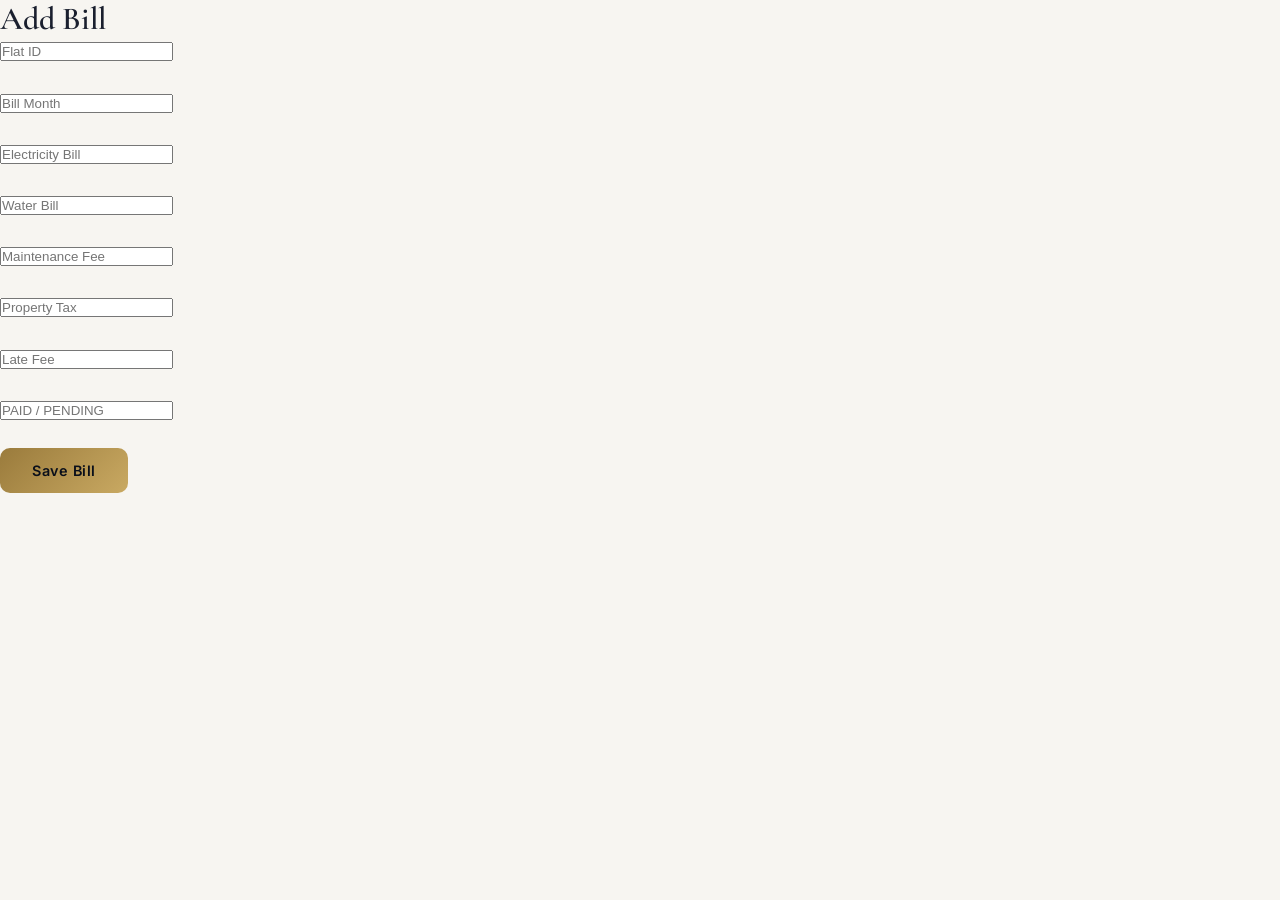
<file: src/main/resources/static/add-bill.html>
<!DOCTYPE html>
<html>
<head>
    <title>Add Bill</title>
    <link rel="stylesheet" href="style.css">
</head>

<body>

<h1>Add Bill</h1>

<input type="number" id="flatId" placeholder="Flat ID"><br><br>

<input type="text" id="billMonth" placeholder="Bill Month"><br><br>

<input type="number" step="0.01" id="electricityBill" placeholder="Electricity Bill"><br><br>

<input type="number" step="0.01" id="waterBill" placeholder="Water Bill"><br><br>

<input type="number" step="0.01" id="maintenanceFee" placeholder="Maintenance Fee"><br><br>

<input type="number" step="0.01" id="propertyTax" placeholder="Property Tax"><br><br>

<input type="number" step="0.01" id="lateFee" placeholder="Late Fee"><br><br>

<input type="text" id="paymentStatus" placeholder="PAID / PENDING"><br><br>

<button onclick="saveBill()">Save Bill</button>

<script>

    function saveBill() {

        let bill = {

            flatId: document.getElementById("flatId").value,

            billMonth: document.getElementById("billMonth").value,

            electricityBill: document.getElementById("electricityBill").value,

            waterBill: document.getElementById("waterBill").value,

            maintenanceFee: document.getElementById("maintenanceFee").value,

            propertyTax: document.getElementById("propertyTax").value,

            lateFee: document.getElementById("lateFee").value,

            totalAmount:
                parseFloat(document.getElementById("electricityBill").value) +
                parseFloat(document.getElementById("waterBill").value) +
                parseFloat(document.getElementById("maintenanceFee").value) +
                parseFloat(document.getElementById("propertyTax").value) +
                parseFloat(document.getElementById("lateFee").value),

            paymentStatus:
            document.getElementById("paymentStatus").value
        };

        fetch("/api/bills", {
            method: "POST",
            headers: {
                "Content-Type": "application/json"
            },
            body: JSON.stringify(bill)
        })
            .then(response => response.json())
            .then(data => {
                alert("Bill Saved Successfully");
            });

    }

</script>

</body>
</html>
</file>
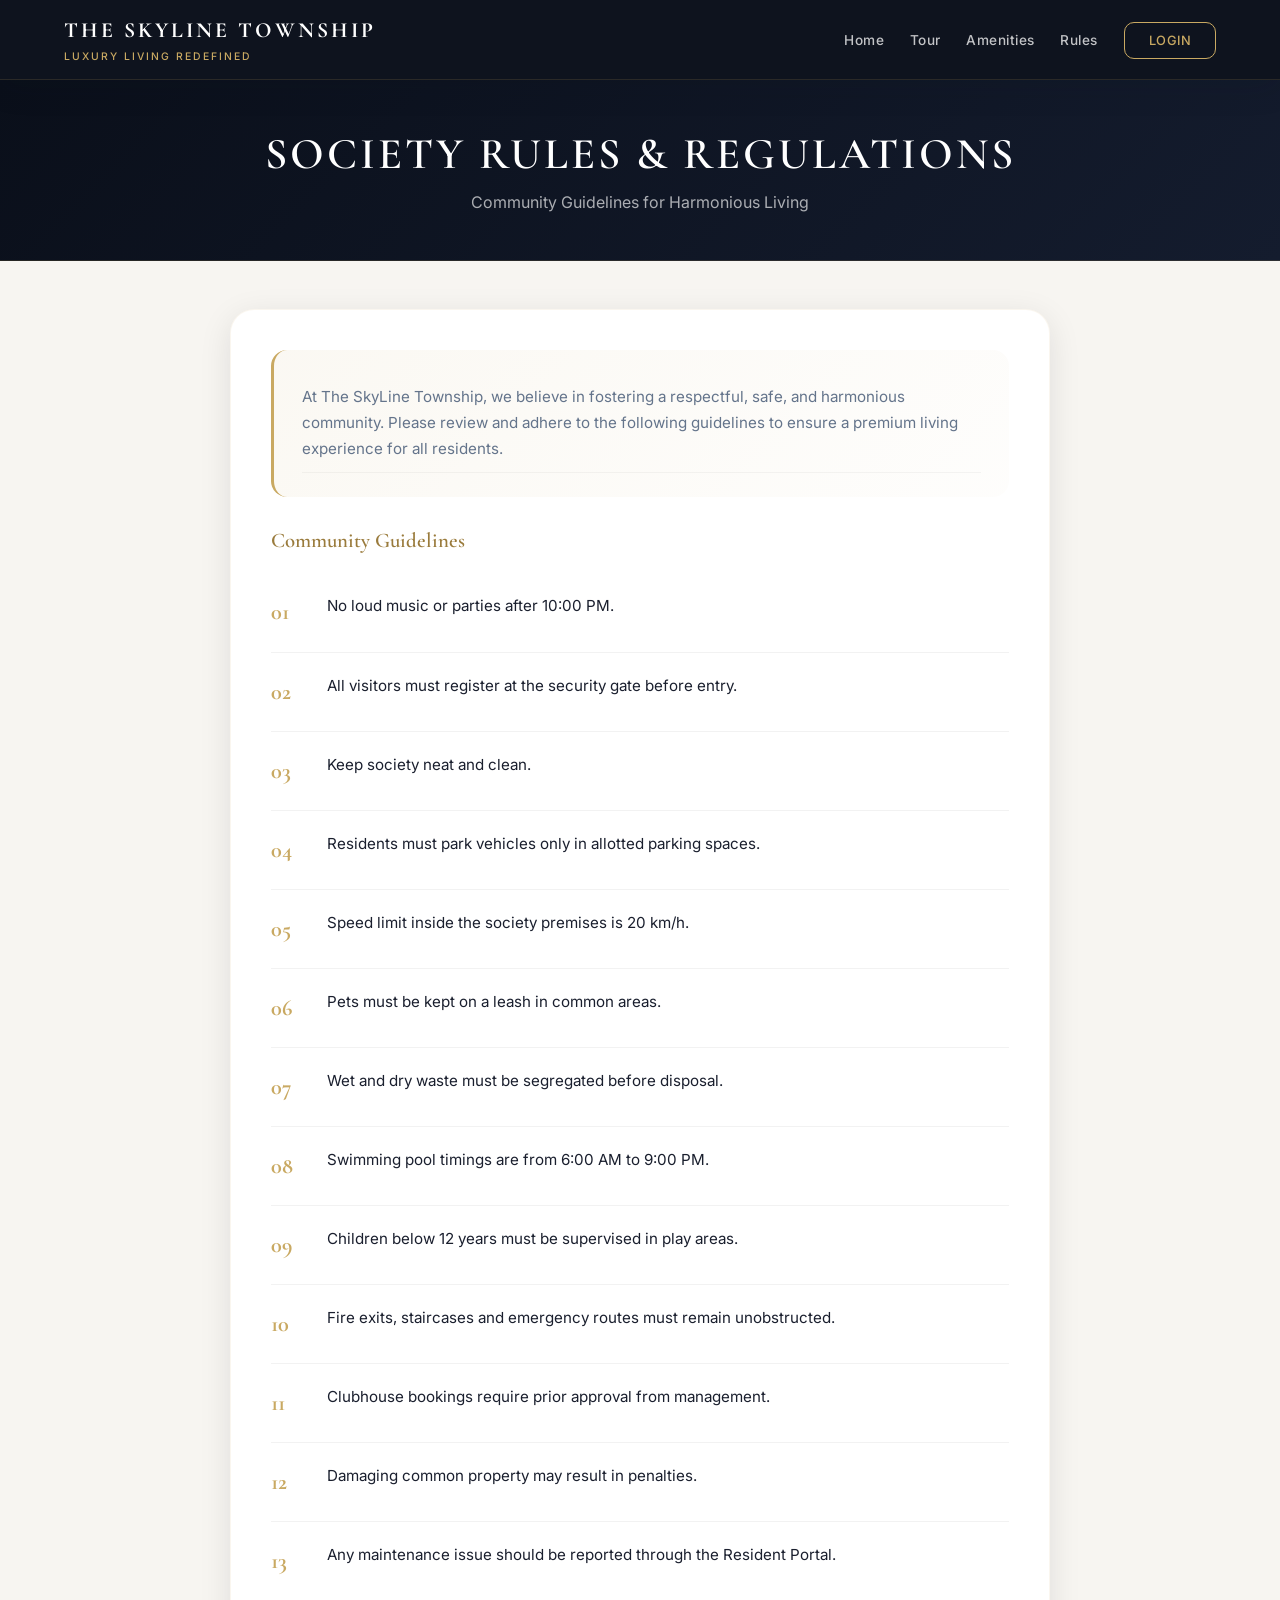
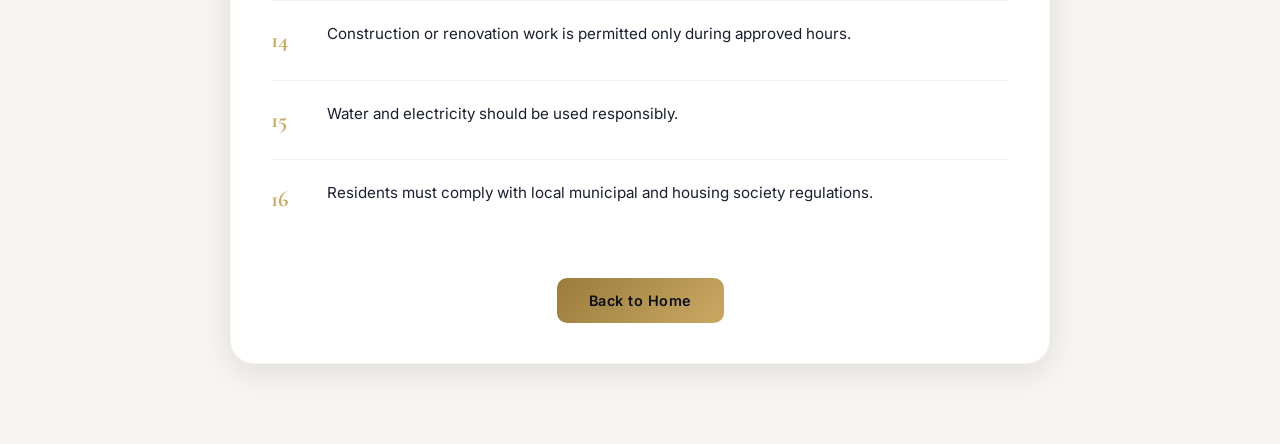
<file: src/main/resources/static/rules.html>
<!DOCTYPE html>
<html lang="en">
<head>
    <meta charset="UTF-8">
    <meta name="viewport" content="width=device-width, initial-scale=1.0">
    <title>Society Rules & Regulations — The SkyLine Township</title>
    <link rel="stylesheet" href="style.css">
</head>

<body>

<nav class="navbar scrolled">
    <a href="index.html" class="navbar-brand">
        <span class="brand-name">The SkyLine Township</span>
        <span class="brand-tagline">Luxury Living Redefined</span>
    </a>
    <button class="nav-toggle" id="navToggle" aria-label="Toggle navigation">
        <span></span>
        <span></span>
        <span></span>
    </button>
    <ul class="navbar-links" id="navLinks">
        <li><a href="index.html">Home</a></li>
        <li><a href="tour.html">Tour</a></li>
        <li><a href="amenities.html">Amenities</a></li>
        <li><a href="rules.html">Rules</a></li>
        <li><a href="login.html" class="navbar-cta">Login</a></li>
    </ul>
</nav>

<div class="page-wrapper">

    <div class="page-hero">
        <h1>Society Rules & Regulations</h1>
        <h2>Community Guidelines for Harmonious Living</h2>
    </div>

    <div class="page-content">

        <div id="detailsCard">

            <div class="rules-intro">
                <p>
                    At The SkyLine Township, we believe in fostering a respectful, safe, and harmonious community.
                    Please review and adhere to the following guidelines to ensure a premium living experience for all residents.
                </p>
            </div>

            <h3>Community Guidelines</h3>

            <ol class="rules-list">

                <li>No loud music or parties after 10:00 PM.</li>

                <li>All visitors must register at the security gate before entry.</li>

                <li>Keep society neat and clean.</li>

                <li>Residents must park vehicles only in allotted parking spaces.</li>

                <li>Speed limit inside the society premises is 20 km/h.</li>

                <li>Pets must be kept on a leash in common areas.</li>

                <li>Wet and dry waste must be segregated before disposal.</li>

                <li>Swimming pool timings are from 6:00 AM to 9:00 PM.</li>

                <li>Children below 12 years must be supervised in play areas.</li>

                <li>Fire exits, staircases and emergency routes must remain unobstructed.</li>

                <li>Clubhouse bookings require prior approval from management.</li>

                <li>Damaging common property may result in penalties.</li>

                <li>Any maintenance issue should be reported through the Resident Portal.</li>

                <li>Construction or renovation work is permitted only during approved hours.</li>

                <li>Water and electricity should be used responsibly.</li>

                <li>Residents must comply with local municipal and housing society regulations.</li>

            </ol>

            <div class="page-actions">
                <button id="backBtn" onclick="window.location.href='index.html'">
                    Back to Home
                </button>
            </div>

        </div>

    </div>

</div>

<script>
    document.addEventListener("DOMContentLoaded", function () {
        let loggedInUser = JSON.parse(localStorage.getItem("loggedInUser"));
        const navLinks = document.getElementById("navLinks");
        const backBtn = document.getElementById("backBtn");

        if (loggedInUser) {
            if (loggedInUser.role === "ADMIN") {
                navLinks.innerHTML = `
                    <li><a href="admin-dashboard.html">Dashboard</a></li>
                    <li><a href="resident-management.html">Residents</a></li>
                    <li><a href="visitor-management.html">Visitors</a></li>
                    <li><a href="amenities.html">Amenities</a></li>
                    <li><a href="login.html" class="navbar-cta">Logout</a></li>
                `;
                if (backBtn) {
                    backBtn.setAttribute("onclick", "window.location.href='admin-dashboard.html'");
                    backBtn.innerText = "Back to Dashboard";
                }
            } else if (loggedInUser.role === "RESIDENT") {
                navLinks.innerHTML = `
                    <li><a href="resident-dashboard.html">Dashboard</a></li>
                    <li><a href="resident.html">My Flat</a></li>
                    <li><a href="my-bills.html">My Bills</a></li>
                    <li><a href="amenities.html">Amenities</a></li>
                    <li><a href="rules.html">Rules</a></li>
                    <li><a href="login.html" class="navbar-cta">Logout</a></li>
                `;
                if (backBtn) {
                    backBtn.setAttribute("onclick", "window.location.href='resident-dashboard.html'");
                    backBtn.innerText = "Back to Dashboard";
                }
            }
        }
    });

    document.getElementById("navToggle").addEventListener("click", function () {
        document.getElementById("navLinks").classList.toggle("open");
    });
</script>

</body>
</html>
</file>
<file: src/main/resources/static/style.css>
@import url('https://fonts.googleapis.com/css2?family=Cormorant+Garamond:ital,wght@0,400;0,600;0,700;1,400&family=Inter:wght@300;400;500;600;700&display=swap');

:root {
    --color-primary: #0a0f1a;
    --color-primary-soft: #141c2e;
    --color-primary-mid: #1e2a42;
    --color-accent: #c9a962;
    --color-accent-light: #dfc98a;
    --color-accent-dark: #9a7b3c;
    --color-bg: #f7f5f1;
    --color-bg-alt: #ffffff;
    --color-surface: #ffffff;
    --color-text: #1a1f2e;
    --color-text-muted: #64748b;
    --color-text-light: #ffffff;
    --color-border: rgba(201, 169, 98, 0.2);
    --font-display: 'Cormorant Garamond', Georgia, serif;
    --font-body: 'Inter', -apple-system, BlinkMacSystemFont, 'Segoe UI', sans-serif;
    --shadow-sm: 0 2px 12px rgba(10, 15, 26, 0.06);
    --shadow-md: 0 8px 32px rgba(10, 15, 26, 0.1);
    --shadow-lg: 0 20px 60px rgba(10, 15, 26, 0.14);
    --shadow-gold: 0 8px 30px rgba(201, 169, 98, 0.25);
    --radius-sm: 10px;
    --radius-md: 16px;
    --radius-lg: 24px;
    --transition: 0.35s cubic-bezier(0.4, 0, 0.2, 1);
    --nav-height: 80px;
}

* {
    margin: 0;
    padding: 0;
    box-sizing: border-box;
}

html {
    scroll-behavior: smooth;
}

body {
    font-family: var(--font-body);
    background: var(--color-bg);
    color: var(--color-text);
    line-height: 1.6;
    -webkit-font-smoothing: antialiased;
}

h1, h2, h3, h4 {
    font-family: var(--font-display);
    font-weight: 600;
    line-height: 1.2;
}

a {
    text-decoration: none;
    color: inherit;
    transition: color var(--transition);
}

img {
    max-width: 100%;
    display: block;
}

/* ─── NAVBAR ─── */

.navbar {
    position: fixed;
    top: 0;
    left: 0;
    right: 0;
    z-index: 1000;
    height: var(--nav-height);
    display: flex;
    align-items: center;
    justify-content: space-between;
    padding: 0 clamp(20px, 5vw, 80px);
    background: rgba(10, 15, 26, 0.92);
    backdrop-filter: blur(16px);
    -webkit-backdrop-filter: blur(16px);
    border-bottom: 1px solid rgba(201, 169, 98, 0.15);
    transition: background var(--transition), box-shadow var(--transition);
}

.navbar.scrolled {
    background: rgba(10, 15, 26, 0.98);
    box-shadow: var(--shadow-md);
}

.navbar-brand {
    display: flex;
    flex-direction: column;
    gap: 2px;
}

.navbar-brand .brand-name {
    font-family: var(--font-display);
    font-size: 1.35rem;
    font-weight: 700;
    letter-spacing: 3px;
    color: var(--color-text-light);
    text-transform: uppercase;
}

.navbar-brand .brand-tagline {
    font-size: 0.65rem;
    letter-spacing: 2px;
    text-transform: uppercase;
    color: var(--color-accent);
    font-weight: 500;
}

.navbar-links {
    display: flex;
    align-items: center;
    gap: clamp(12px, 2vw, 32px);
    list-style: none;
}

.navbar-links a {
    font-size: 0.85rem;
    font-weight: 500;
    letter-spacing: 0.5px;
    color: rgba(255, 255, 255, 0.75);
    padding: 8px 0;
    position: relative;
}

.navbar-links a::after {
    content: '';
    position: absolute;
    bottom: 0;
    left: 0;
    width: 0;
    height: 1px;
    background: var(--color-accent);
    transition: width var(--transition);
}

.navbar-links a:hover {
    color: var(--color-accent-light);
}

.navbar-links a:hover::after {
    width: 100%;
}

.navbar-cta {
    padding: 10px 24px !important;
    font-size: 0.8rem !important;
    letter-spacing: 1px;
    text-transform: uppercase;
    background: transparent !important;
    border: 1px solid var(--color-accent) !important;
    color: var(--color-accent) !important;
    border-radius: var(--radius-sm) !important;
}

.navbar-cta:hover {
    background: var(--color-accent) !important;
    color: var(--color-primary) !important;
    transform: none !important;
}

.nav-toggle {
    display: none;
    flex-direction: column;
    gap: 5px;
    background: none;
    border: none;
    cursor: pointer;
    padding: 8px;
}

.nav-toggle span {
    display: block;
    width: 24px;
    height: 2px;
    background: var(--color-accent);
    transition: var(--transition);
}

/* ─── BUTTONS ─── */

button {
    padding: 14px 32px;
    border: none;
    border-radius: var(--radius-sm);
    background: linear-gradient(135deg, var(--color-accent-dark), var(--color-accent));
    color: var(--color-primary);
    font-family: var(--font-body);
    font-size: 0.9rem;
    font-weight: 600;
    letter-spacing: 0.5px;
    cursor: pointer;
    transition: var(--transition);
    position: relative;
    overflow: hidden;
}

button::before {
    content: '';
    position: absolute;
    inset: 0;
    background: linear-gradient(135deg, var(--color-accent), var(--color-accent-light));
    opacity: 0;
    transition: opacity var(--transition);
}

button:hover {
    transform: translateY(-2px);
    box-shadow: var(--shadow-gold);
}

button:hover::before {
    opacity: 1;
}

button span,
button {
    position: relative;
    z-index: 1;
}

.btn-outline {
    background: transparent;
    border: 1px solid rgba(255, 255, 255, 0.4);
    color: var(--color-text-light);
}

.btn-outline::before {
    background: rgba(255, 255, 255, 0.1);
}

.btn-outline:hover {
    border-color: var(--color-accent);
    color: var(--color-accent-light);
    box-shadow: none;
}

.btn-secondary {
    background: var(--color-primary-soft);
    color: var(--color-text-light);
}

.btn-secondary::before {
    background: var(--color-primary-mid);
}

.btn-ghost {
    background: transparent;
    border: 1px solid var(--color-border);
    color: var(--color-text);
}

.btn-ghost::before {
    background: rgba(201, 169, 98, 0.08);
}

/* ─── HERO ─── */

.hero {
    min-height: 100vh;
    display: flex;
    flex-direction: column;
    justify-content: center;
    align-items: center;
    text-align: center;
    padding: calc(var(--nav-height) + 40px) 20px 80px;
    position: relative;
    overflow: hidden;
    color: var(--color-text-light);
    background:
        linear-gradient(135deg, rgba(10, 15, 26, 0.88) 0%, rgba(20, 28, 46, 0.82) 50%, rgba(10, 15, 26, 0.9) 100%),
        url('/images/aerial.jpg') center/cover no-repeat;
}

.hero::before {
    content: '';
    position: absolute;
    inset: 0;
    background: radial-gradient(ellipse at 50% 80%, rgba(201, 169, 98, 0.12) 0%, transparent 60%);
    pointer-events: none;
}

.hero-content {
    position: relative;
    z-index: 2;
    max-width: 900px;
}

.hero-badge {
    display: inline-block;
    padding: 8px 20px;
    border: 1px solid rgba(201, 169, 98, 0.4);
    border-radius: 50px;
    font-size: 0.75rem;
    letter-spacing: 3px;
    text-transform: uppercase;
    color: var(--color-accent-light);
    margin-bottom: 28px;
    background: rgba(201, 169, 98, 0.08);
}

.hero h1 {
    font-size: clamp(2.5rem, 7vw, 5rem);
    letter-spacing: 6px;
    text-transform: uppercase;
    margin-bottom: 24px;
    font-weight: 700;
}

.hero h1 .accent {
    color: var(--color-accent);
}

.hero p {
    font-size: clamp(1rem, 2.5vw, 1.35rem);
    font-weight: 300;
    margin-bottom: 48px;
    max-width: 620px;
    margin-left: auto;
    margin-right: auto;
    color: rgba(255, 255, 255, 0.82);
    line-height: 1.8;
}

.hero-buttons {
    display: flex;
    gap: 16px;
    flex-wrap: wrap;
    justify-content: center;
}

.hero-divider {
    width: 60px;
    height: 2px;
    background: linear-gradient(90deg, transparent, var(--color-accent), transparent);
    margin: 0 auto 32px;
}

.hero-scroll {
    position: absolute;
    bottom: 32px;
    left: 50%;
    transform: translateX(-50%);
    display: flex;
    flex-direction: column;
    align-items: center;
    gap: 8px;
    color: rgba(255, 255, 255, 0.5);
    font-size: 0.7rem;
    letter-spacing: 2px;
    text-transform: uppercase;
}

.hero-scroll .scroll-line {
    width: 1px;
    height: 40px;
    background: linear-gradient(to bottom, var(--color-accent), transparent);
    animation: scrollPulse 2s ease-in-out infinite;
}

@keyframes scrollPulse {
    0%, 100% { opacity: 0.3; transform: scaleY(0.6); }
    50% { opacity: 1; transform: scaleY(1); }
}

/* ─── SECTIONS ─── */

section {
    padding: clamp(60px, 10vw, 100px) clamp(20px, 8vw, 120px);
}

.section-header {
    text-align: center;
    max-width: 700px;
    margin: 0 auto 56px;
}

.section-label {
    display: inline-block;
    font-size: 0.75rem;
    letter-spacing: 3px;
    text-transform: uppercase;
    color: var(--color-accent-dark);
    font-weight: 600;
    margin-bottom: 12px;
}

section h2,
.section-header h2 {
    font-size: clamp(2rem, 4vw, 2.75rem);
    color: var(--color-primary);
    margin-bottom: 16px;
}

.section-header p {
    color: var(--color-text-muted);
    font-size: 1.05rem;
}

.section-alt {
    background: var(--color-bg-alt);
}

.section-dark {
    background: var(--color-primary);
    color: var(--color-text-light);
}

.section-dark .section-label {
    color: var(--color-accent);
}

.section-dark h2 {
    color: var(--color-text-light);
}

.section-dark .section-header p {
    color: rgba(255, 255, 255, 0.65);
}

/* ─── CARDS ─── */

.cards {
    display: grid;
    grid-template-columns: repeat(auto-fit, minmax(260px, 1fr));
    gap: 28px;
}

.card {
    background: var(--color-surface);
    padding: 36px 32px;
    border-radius: var(--radius-md);
    box-shadow: var(--shadow-sm);
    border: 1px solid rgba(201, 169, 98, 0.1);
    transition: var(--transition);
    position: relative;
    overflow: hidden;
}

.card::before {
    content: '';
    position: absolute;
    top: 0;
    left: 0;
    right: 0;
    height: 3px;
    background: linear-gradient(90deg, var(--color-accent-dark), var(--color-accent-light));
    transform: scaleX(0);
    transform-origin: left;
    transition: transform var(--transition);
}

.card:hover {
    transform: translateY(-6px);
    box-shadow: var(--shadow-lg);
}

.card:hover::before {
    transform: scaleX(1);
}

.card-icon {
    width: 52px;
    height: 52px;
    border-radius: 12px;
    background: linear-gradient(135deg, rgba(201, 169, 98, 0.15), rgba(201, 169, 98, 0.05));
    display: flex;
    align-items: center;
    justify-content: center;
    font-size: 1.5rem;
    margin-bottom: 20px;
}

.card h3 {
    font-size: 1.4rem;
    margin-bottom: 12px;
    color: var(--color-primary);
}

.card p {
    color: var(--color-text-muted);
    font-size: 0.95rem;
    line-height: 1.7;
}

/* ─── IMAGE SLIDER ─── */

.slider {
    max-width: 1100px;
    margin: 0 auto;
    text-align: center;
    position: relative;
}

.slider-frame {
    position: relative;
    border-radius: var(--radius-lg);
    overflow: hidden;
    box-shadow: var(--shadow-lg);
}

.slider-frame::after {
    content: '';
    position: absolute;
    inset: 0;
    background: linear-gradient(to top, rgba(10, 15, 26, 0.5) 0%, transparent 40%);
    pointer-events: none;
}

.slider img {
    width: 100%;
    height: clamp(280px, 50vw, 560px);
    object-fit: cover;
    transition: opacity 0.6s ease;
}

.slider h3 {
    margin-top: 28px;
    font-size: clamp(1.4rem, 3vw, 2rem);
    color: var(--color-primary);
    font-family: var(--font-display);
}

.slider-caption {
    color: var(--color-text-muted);
    font-size: 0.9rem;
    margin-top: 8px;
}

/* ─── NAV BUTTONS SECTION ─── */

.nav-buttons {
    display: flex;
    flex-wrap: wrap;
    gap: 16px;
    justify-content: center;
}

/* ─── FOOTER ─── */

footer {
    background: var(--color-primary);
    color: var(--color-text-light);
    text-align: center;
    padding: 60px 40px 40px;
    border-top: 1px solid rgba(201, 169, 98, 0.15);
}

footer .footer-brand {
    font-family: var(--font-display);
    font-size: 1.6rem;
    letter-spacing: 4px;
    text-transform: uppercase;
    margin-bottom: 12px;
    color: var(--color-accent);
}

footer p {
    color: rgba(255, 255, 255, 0.6);
    font-size: 0.95rem;
    max-width: 500px;
    margin: 0 auto 32px;
}

footer .footer-divider {
    width: 40px;
    height: 1px;
    background: var(--color-accent);
    margin: 0 auto 24px;
}

footer .footer-copy {
    font-size: 0.8rem;
    color: rgba(255, 255, 255, 0.35);
    letter-spacing: 1px;
}

/* ─── LOGIN ─── */

.login-container {
    min-height: 100vh;
    display: flex;
    justify-content: center;
    align-items: center;
    padding: 40px 20px;
    background:
        linear-gradient(135deg, rgba(10, 15, 26, 0.92) 0%, rgba(20, 28, 46, 0.88) 100%),
        url('/images/aerial.jpg') center/cover no-repeat fixed;
    position: relative;
}

.login-container::before {
    content: '';
    position: absolute;
    inset: 0;
    background: radial-gradient(ellipse at center, rgba(201, 169, 98, 0.08) 0%, transparent 70%);
    pointer-events: none;
}

.login-card {
    background: rgba(255, 255, 255, 0.97);
    width: 100%;
    max-width: 440px;
    padding: 48px 40px;
    border-radius: var(--radius-lg);
    box-shadow: var(--shadow-lg);
    text-align: center;
    position: relative;
    z-index: 2;
    border: 1px solid rgba(201, 169, 98, 0.15);
    backdrop-filter: blur(20px);
}

.login-card .login-logo {
    font-family: var(--font-display);
    font-size: 1.5rem;
    letter-spacing: 4px;
    text-transform: uppercase;
    color: var(--color-primary);
    margin-bottom: 8px;
}

.login-card .login-accent-line {
    width: 50px;
    height: 2px;
    background: var(--color-accent);
    margin: 0 auto 20px;
}

.login-card h1 {
    font-size: 1.5rem;
    letter-spacing: 3px;
    color: var(--color-primary);
    margin-bottom: 8px;
}

.login-card h3 {
    font-family: var(--font-body);
    font-size: 0.9rem;
    font-weight: 400;
    color: var(--color-text-muted);
    margin-bottom: 36px;
}

.login-card .form-group {
    text-align: left;
    margin-bottom: 20px;
}

.login-card label {
    display: block;
    font-size: 0.8rem;
    font-weight: 600;
    letter-spacing: 0.5px;
    text-transform: uppercase;
    color: var(--color-text-muted);
    margin-bottom: 8px;
}

.login-card input {
    width: 100%;
    padding: 14px 16px;
    border: 1px solid rgba(201, 169, 98, 0.25);
    border-radius: var(--radius-sm);
    font-family: var(--font-body);
    font-size: 0.95rem;
    background: var(--color-bg);
    color: var(--color-text);
    transition: var(--transition);
}

.login-card input:focus {
    outline: none;
    border-color: var(--color-accent);
    box-shadow: 0 0 0 3px rgba(201, 169, 98, 0.15);
    background: var(--color-bg-alt);
}

.login-card input::placeholder {
    color: #aab0bb;
}

.login-card button {
    width: 100%;
    margin-top: 8px;
    padding: 16px;
    font-size: 0.85rem;
    letter-spacing: 1.5px;
    text-transform: uppercase;
}

.login-back {
    display: inline-block;
    margin-top: 24px;
    font-size: 0.85rem;
    color: var(--color-text-muted);
    transition: color var(--transition);
}

.login-back:hover {
    color: var(--color-accent-dark);
}

/* ─── DASHBOARD ─── */

.dashboard {
    min-height: 100vh;
    padding: calc(var(--nav-height) + 40px) clamp(20px, 5vw, 60px) 60px;
    background: var(--color-bg);
}

.dashboard-header {
    text-align: center;
    margin-bottom: 48px;
}

.dashboard-header .section-label {
    margin-bottom: 8px;
}

.dashboard-header h1 {
    font-size: clamp(1.8rem, 4vw, 2.5rem);
    color: var(--color-primary);
    letter-spacing: 2px;
    text-transform: uppercase;
    margin-bottom: 8px;
}

.dashboard-header h2 {
    font-family: var(--font-body);
    font-size: 1rem;
    font-weight: 400;
    color: var(--color-text-muted);
}

.dashboard-panel {
    max-width: 1200px;
    margin: 0 auto;
}

.stats {
    display: grid;
    grid-template-columns: repeat(auto-fit, minmax(220px, 1fr));
    gap: 24px;
    margin-bottom: 48px;
}

.stat-card {
    background: var(--color-surface);
    padding: 32px 28px;
    border-radius: var(--radius-md);
    text-align: center;
    box-shadow: var(--shadow-sm);
    border: 1px solid rgba(201, 169, 98, 0.1);
    transition: var(--transition);
    position: relative;
    overflow: hidden;
}

.stat-card::after {
    content: '';
    position: absolute;
    bottom: 0;
    left: 0;
    right: 0;
    height: 3px;
    background: linear-gradient(90deg, var(--color-accent-dark), var(--color-accent));
}

.stat-card:hover {
    transform: translateY(-4px);
    box-shadow: var(--shadow-md);
}

.stat-card h2,
.stat-card h3 {
    font-family: var(--font-body);
    font-size: 0.8rem;
    font-weight: 600;
    letter-spacing: 1px;
    text-transform: uppercase;
    color: var(--color-text-muted);
    margin-bottom: 16px;
}

.stat-card p {
    font-family: var(--font-display);
    font-size: clamp(2rem, 4vw, 2.75rem);
    font-weight: 700;
    color: var(--color-primary);
    line-height: 1;
}

.stat-card .stat-icon {
    font-size: 1.8rem;
    margin-bottom: 12px;
    opacity: 0.8;
}

.admin-buttons {
    display: flex;
    justify-content: center;
    gap: 16px;
    flex-wrap: wrap;
}

.admin-buttons button {
    min-width: 180px;
}

/* ─── PORTAL / DETAILS CARD ─── */

.page-wrapper {
    min-height: 100vh;
    padding-top: var(--nav-height);
    background: var(--color-bg);
}

.page-hero {
    background: linear-gradient(135deg, var(--color-primary) 0%, var(--color-primary-soft) 100%);
    padding: 48px clamp(20px, 5vw, 80px);
    text-align: center;
    color: var(--color-text-light);
    border-bottom: 1px solid rgba(201, 169, 98, 0.15);
}

.page-hero h1 {
    font-size: clamp(1.8rem, 4vw, 2.75rem);
    letter-spacing: 3px;
    text-transform: uppercase;
    margin-bottom: 12px;
}

.page-hero h2 {
    font-family: var(--font-body);
    font-size: 1rem;
    font-weight: 400;
    color: rgba(255, 255, 255, 0.65);
}

.page-content {
    max-width: 900px;
    margin: 0 auto;
    padding: 48px clamp(20px, 5vw, 40px) 80px;
}

#detailsCard {
    background: var(--color-surface);
    padding: 40px;
    border-radius: var(--radius-lg);
    box-shadow: var(--shadow-md);
    border: 1px solid rgba(201, 169, 98, 0.1);
}

#detailsCard h2 {
    font-size: 1.6rem;
    color: var(--color-primary);
    margin-bottom: 24px;
    padding-bottom: 16px;
    border-bottom: 1px solid rgba(201, 169, 98, 0.15);
}

#detailsCard h3 {
    font-size: 1.3rem;
    color: var(--color-accent-dark);
    margin-bottom: 20px;
}

#detailsCard label {
    display: block;
    font-size: 0.8rem;
    font-weight: 600;
    letter-spacing: 0.5px;
    text-transform: uppercase;
    color: var(--color-text-muted);
    margin-bottom: 8px;
}

#detailsCard select {
    width: 100%;
    max-width: 400px;
    padding: 12px 16px;
    border: 1px solid rgba(201, 169, 98, 0.25);
    border-radius: var(--radius-sm);
    font-family: var(--font-body);
    font-size: 0.95rem;
    background: var(--color-bg);
    color: var(--color-text);
    margin-bottom: 20px;
    cursor: pointer;
    transition: var(--transition);
}

#detailsCard select:focus {
    outline: none;
    border-color: var(--color-accent);
    box-shadow: 0 0 0 3px rgba(201, 169, 98, 0.15);
}

#detailsCard hr {
    border: none;
    height: 1px;
    background: rgba(201, 169, 98, 0.15);
    margin: 32px 0;
}

#detailsCard p {
    padding: 10px 0;
    border-bottom: 1px solid rgba(0, 0, 0, 0.04);
    font-size: 0.95rem;
}

#detailsCard p b {
    color: var(--color-text-muted);
    font-weight: 600;
    min-width: 160px;
    display: inline-block;
}

#flatDetails {
    background: var(--color-bg);
    padding: 28px;
    border-radius: var(--radius-md);
    margin-top: 8px;
    border: 1px solid rgba(201, 169, 98, 0.1);
}

.form-actions {
    margin-top: 8px;
}

/* ─── AMENITIES TABLE ─── */

.amenities-showcase {
    display: grid;
    grid-template-columns: repeat(auto-fit, minmax(280px, 1fr));
    gap: 20px;
    margin-bottom: 48px;
}

.showcase-item {
    position: relative;
    border-radius: var(--radius-md);
    overflow: hidden;
    aspect-ratio: 4/3;
    box-shadow: var(--shadow-md);
}

.showcase-item img {
    width: 100%;
    height: 100%;
    object-fit: cover;
    transition: transform 0.6s ease;
}

.showcase-item:hover img {
    transform: scale(1.05);
}

.showcase-item .showcase-label {
    position: absolute;
    bottom: 0;
    left: 0;
    right: 0;
    padding: 20px;
    background: linear-gradient(to top, rgba(10, 15, 26, 0.85), transparent);
    color: white;
    font-family: var(--font-display);
    font-size: 1.2rem;
}

.table-wrapper {
    overflow-x: auto;
    border-radius: var(--radius-md);
    box-shadow: var(--shadow-sm);
    border: 1px solid rgba(201, 169, 98, 0.1);
    margin-bottom: 32px;
}

table {
    width: 100%;
    border-collapse: collapse;
    background: var(--color-surface);
}

table thead {
    background: var(--color-primary);
}

table thead th {
    padding: 16px 20px;
    text-align: left;
    font-size: 0.8rem;
    font-weight: 600;
    letter-spacing: 1px;
    text-transform: uppercase;
    color: var(--color-accent-light);
    border: none;
}

table tbody td {
    padding: 16px 20px;
    border-bottom: 1px solid rgba(0, 0, 0, 0.05);
    font-size: 0.9rem;
    color: var(--color-text);
}

table tbody tr {
    transition: background var(--transition);
}

table tbody tr:hover {
    background: rgba(201, 169, 98, 0.05);
}

table tbody tr:last-child td {
    border-bottom: none;
}

/* ─── TOUR BROCHURE ─── */

.tour-grid {
    display: grid;
    grid-template-columns: repeat(auto-fit, minmax(300px, 1fr));
    gap: 32px;
    margin-bottom: 40px;
}

.tour-image-block {
    border-radius: var(--radius-md);
    overflow: hidden;
    box-shadow: var(--shadow-md);
    aspect-ratio: 16/10;
}

.tour-image-block img {
    width: 100%;
    height: 100%;
    object-fit: cover;
}

.tour-stats {
    display: grid;
    grid-template-columns: repeat(auto-fit, minmax(140px, 1fr));
    gap: 16px;
    margin-bottom: 32px;
}

.tour-stat {
    background: var(--color-bg);
    padding: 24px 20px;
    border-radius: var(--radius-sm);
    text-align: center;
    border: 1px solid rgba(201, 169, 98, 0.12);
}

.tour-stat .stat-value {
    font-family: var(--font-display);
    font-size: 1.8rem;
    font-weight: 700;
    color: var(--color-accent-dark);
    display: block;
}

.tour-stat .stat-label {
    font-size: 0.75rem;
    letter-spacing: 1px;
    text-transform: uppercase;
    color: var(--color-text-muted);
    margin-top: 4px;
}

.tour-list {
    display: grid;
    grid-template-columns: repeat(auto-fit, minmax(220px, 1fr));
    gap: 12px;
    margin-bottom: 8px;
}

.tour-list-item {
    display: flex;
    align-items: center;
    gap: 12px;
    padding: 12px 16px;
    background: var(--color-bg);
    border-radius: var(--radius-sm);
    font-size: 0.9rem;
    border: 1px solid rgba(201, 169, 98, 0.08);
    transition: var(--transition);
}

.tour-list-item:hover {
    border-color: rgba(201, 169, 98, 0.3);
    background: rgba(201, 169, 98, 0.05);
}

.tour-list-item .item-dot {
    width: 8px;
    height: 8px;
    border-radius: 50%;
    background: var(--color-accent);
    flex-shrink: 0;
}

.wing-cards {
    display: grid;
    grid-template-columns: repeat(auto-fit, minmax(200px, 1fr));
    gap: 16px;
    margin-bottom: 8px;
}

.wing-card {
    background: linear-gradient(135deg, var(--color-primary), var(--color-primary-soft));
    color: white;
    padding: 24px;
    border-radius: var(--radius-sm);
    text-align: center;
    border: 1px solid rgba(201, 169, 98, 0.2);
}

.wing-card .wing-name {
    font-family: var(--font-display);
    font-size: 1.4rem;
    color: var(--color-accent);
    margin-bottom: 4px;
}

.wing-card .wing-detail {
    font-size: 0.85rem;
    color: rgba(255, 255, 255, 0.65);
}

/* ─── RULES ─── */

.rules-intro {
    background: linear-gradient(135deg, rgba(201, 169, 98, 0.08), rgba(201, 169, 98, 0.02));
    padding: 24px 28px;
    border-radius: var(--radius-md);
    border-left: 3px solid var(--color-accent);
    margin-bottom: 32px;
}

.rules-intro p {
    color: var(--color-text-muted);
    font-size: 0.95rem;
    line-height: 1.7;
}

.rules-list {
    list-style: none;
    counter-reset: rules;
}

.rules-list li {
    counter-increment: rules;
    display: flex;
    gap: 20px;
    padding: 20px 0;
    border-bottom: 1px solid rgba(0, 0, 0, 0.05);
    font-size: 0.95rem;
    line-height: 1.7;
    color: var(--color-text);
    transition: var(--transition);
}

.rules-list li:hover {
    padding-left: 8px;
    color: var(--color-primary);
}

.rules-list li::before {
    content: counter(rules, decimal-leading-zero);
    font-family: var(--font-display);
    font-size: 1.4rem;
    font-weight: 700;
    color: var(--color-accent);
    min-width: 36px;
    flex-shrink: 0;
}

.rules-list li:last-child {
    border-bottom: none;
}

.page-actions {
    margin-top: 40px;
    text-align: center;
}

/* ─── BILL CARDS ─── */

.bill-cards {
    display: grid;
    grid-template-columns: repeat(auto-fit, minmax(320px, 1fr));
    gap: 24px;
    margin-bottom: 32px;
}

.bill-card {
    background: var(--color-surface);
    border-radius: var(--radius-md);
    box-shadow: var(--shadow-sm);
    border: 1px solid rgba(201, 169, 98, 0.12);
    overflow: hidden;
    transition: var(--transition);
}

.bill-card:hover {
    transform: translateY(-4px);
    box-shadow: var(--shadow-md);
}

.bill-card-header {
    display: flex;
    justify-content: space-between;
    align-items: center;
    padding: 20px 24px;
    background: linear-gradient(135deg, var(--color-primary), var(--color-primary-soft));
    color: var(--color-text-light);
}

.bill-card-header h3 {
    font-family: var(--font-display);
    font-size: 1.3rem;
    color: var(--color-accent-light);
}

.bill-card-header span {
    font-size: 0.8rem;
    color: rgba(255, 255, 255, 0.6);
}

.bill-card-body {
    padding: 24px;
}

.bill-row {
    display: flex;
    justify-content: space-between;
    padding: 10px 0;
    border-bottom: 1px solid rgba(0, 0, 0, 0.04);
    font-size: 0.9rem;
}

.bill-row:last-child {
    border-bottom: none;
}

.bill-row .label {
    color: var(--color-text-muted);
}

.bill-row .value {
    font-weight: 600;
    color: var(--color-text);
}

.bill-card-footer {
    padding: 16px 24px;
    background: var(--color-bg);
    border-top: 1px solid rgba(201, 169, 98, 0.1);
    display: flex;
    justify-content: space-between;
    align-items: center;
}

.bill-total {
    font-family: var(--font-display);
    font-size: 1.5rem;
    font-weight: 700;
    color: var(--color-primary);
}

.bill-total small {
    display: block;
    font-family: var(--font-body);
    font-size: 0.7rem;
    font-weight: 600;
    letter-spacing: 1px;
    text-transform: uppercase;
    color: var(--color-text-muted);
}

/* ─── STATUS BADGES ─── */

.status-badge {
    display: inline-block;
    padding: 5px 14px;
    border-radius: 50px;
    font-size: 0.75rem;
    font-weight: 600;
    letter-spacing: 0.5px;
    text-transform: uppercase;
}

.status-paid,
.status-active,
.status-approved {
    background: rgba(34, 197, 94, 0.12);
    color: #15803d;
}

.status-pending,
.status-inside {
    background: rgba(234, 179, 8, 0.12);
    color: #a16207;
}

.status-overdue,
.status-exited,
.status-inactive,
.status-unpaid {
    background: rgba(239, 68, 68, 0.12);
    color: #b91c1c;
}

.status-default {
    background: rgba(100, 116, 139, 0.12);
    color: var(--color-text-muted);
}

/* ─── DATA STATES ─── */

.data-loading,
.data-empty,
.data-error {
    text-align: center;
    padding: 48px 24px;
    color: var(--color-text-muted);
    font-size: 0.95rem;
}

.data-loading {
    color: var(--color-accent-dark);
}

.data-error {
    color: #b91c1c;
}

.page-toolbar {
    display: flex;
    justify-content: space-between;
    align-items: center;
    flex-wrap: wrap;
    gap: 16px;
    margin-bottom: 32px;
}

.record-count {
    font-size: 0.85rem;
    color: var(--color-text-muted);
    letter-spacing: 0.5px;
}

.record-count strong {
    color: var(--color-primary);
    font-weight: 700;
}

/* ─── RESPONSIVE ─── */

@media (max-width: 900px) {
    .nav-toggle {
        display: flex;
    }

    .navbar-links {
        position: fixed;
        top: var(--nav-height);
        left: 0;
        right: 0;
        background: rgba(10, 15, 26, 0.98);
        flex-direction: column;
        padding: 24px;
        gap: 8px;
        transform: translateY(-120%);
        opacity: 0;
        transition: var(--transition);
        border-bottom: 1px solid rgba(201, 169, 98, 0.15);
    }

    .navbar-links.open {
        transform: translateY(0);
        opacity: 1;
    }

    .navbar-links a {
        padding: 12px 0;
        width: 100%;
        text-align: center;
    }

    .hero h1 {
        letter-spacing: 3px;
    }

    #detailsCard {
        padding: 28px 24px;
    }

    .login-card {
        padding: 36px 28px;
    }
}

@media (max-width: 768px) {
    section {
        padding: 50px 20px;
    }

    .admin-buttons button {
        width: 100%;
    }

    .hero-scroll {
        display: none;
    }
}

@media (max-width: 480px) {
    .hero-buttons {
        flex-direction: column;
        width: 100%;
    }

    .hero-buttons button {
        width: 100%;
    }

    .nav-buttons {
        flex-direction: column;
    }

    .nav-buttons button {
        width: 100%;
    }
}
</file>
